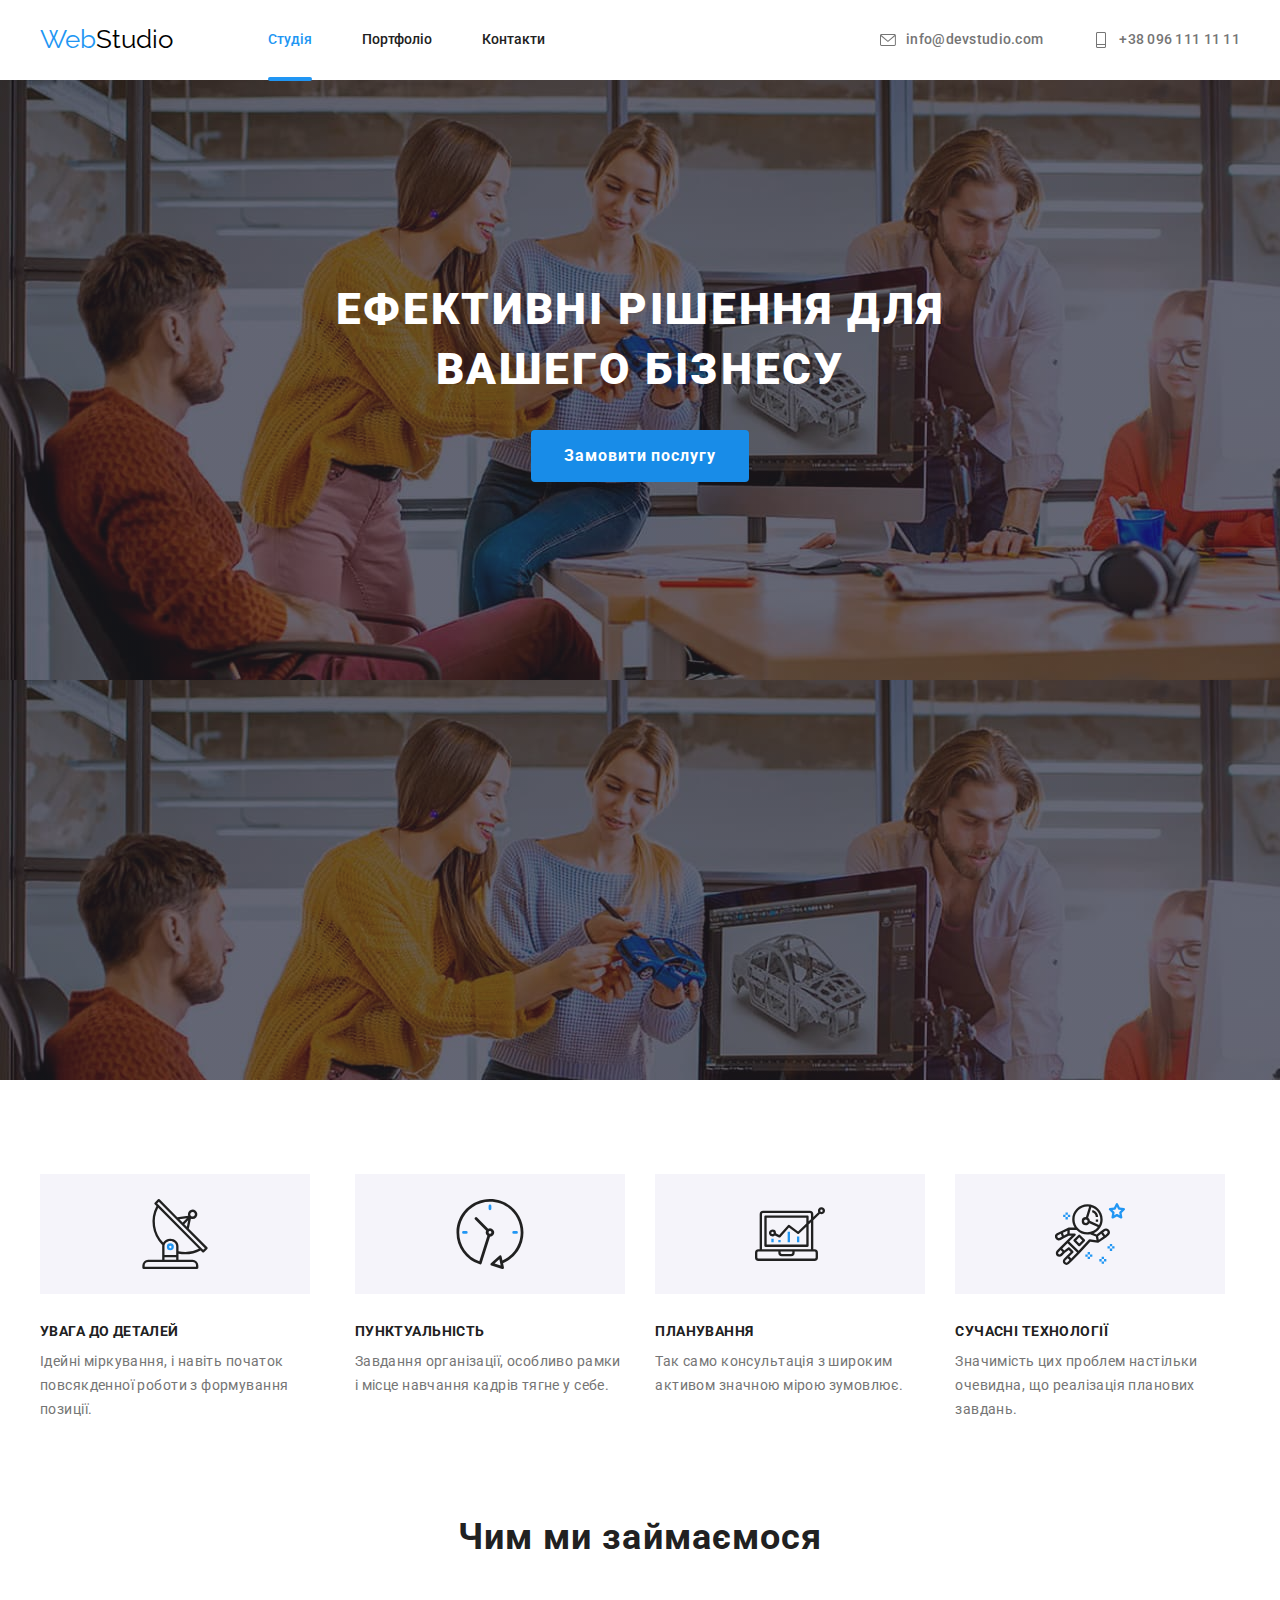
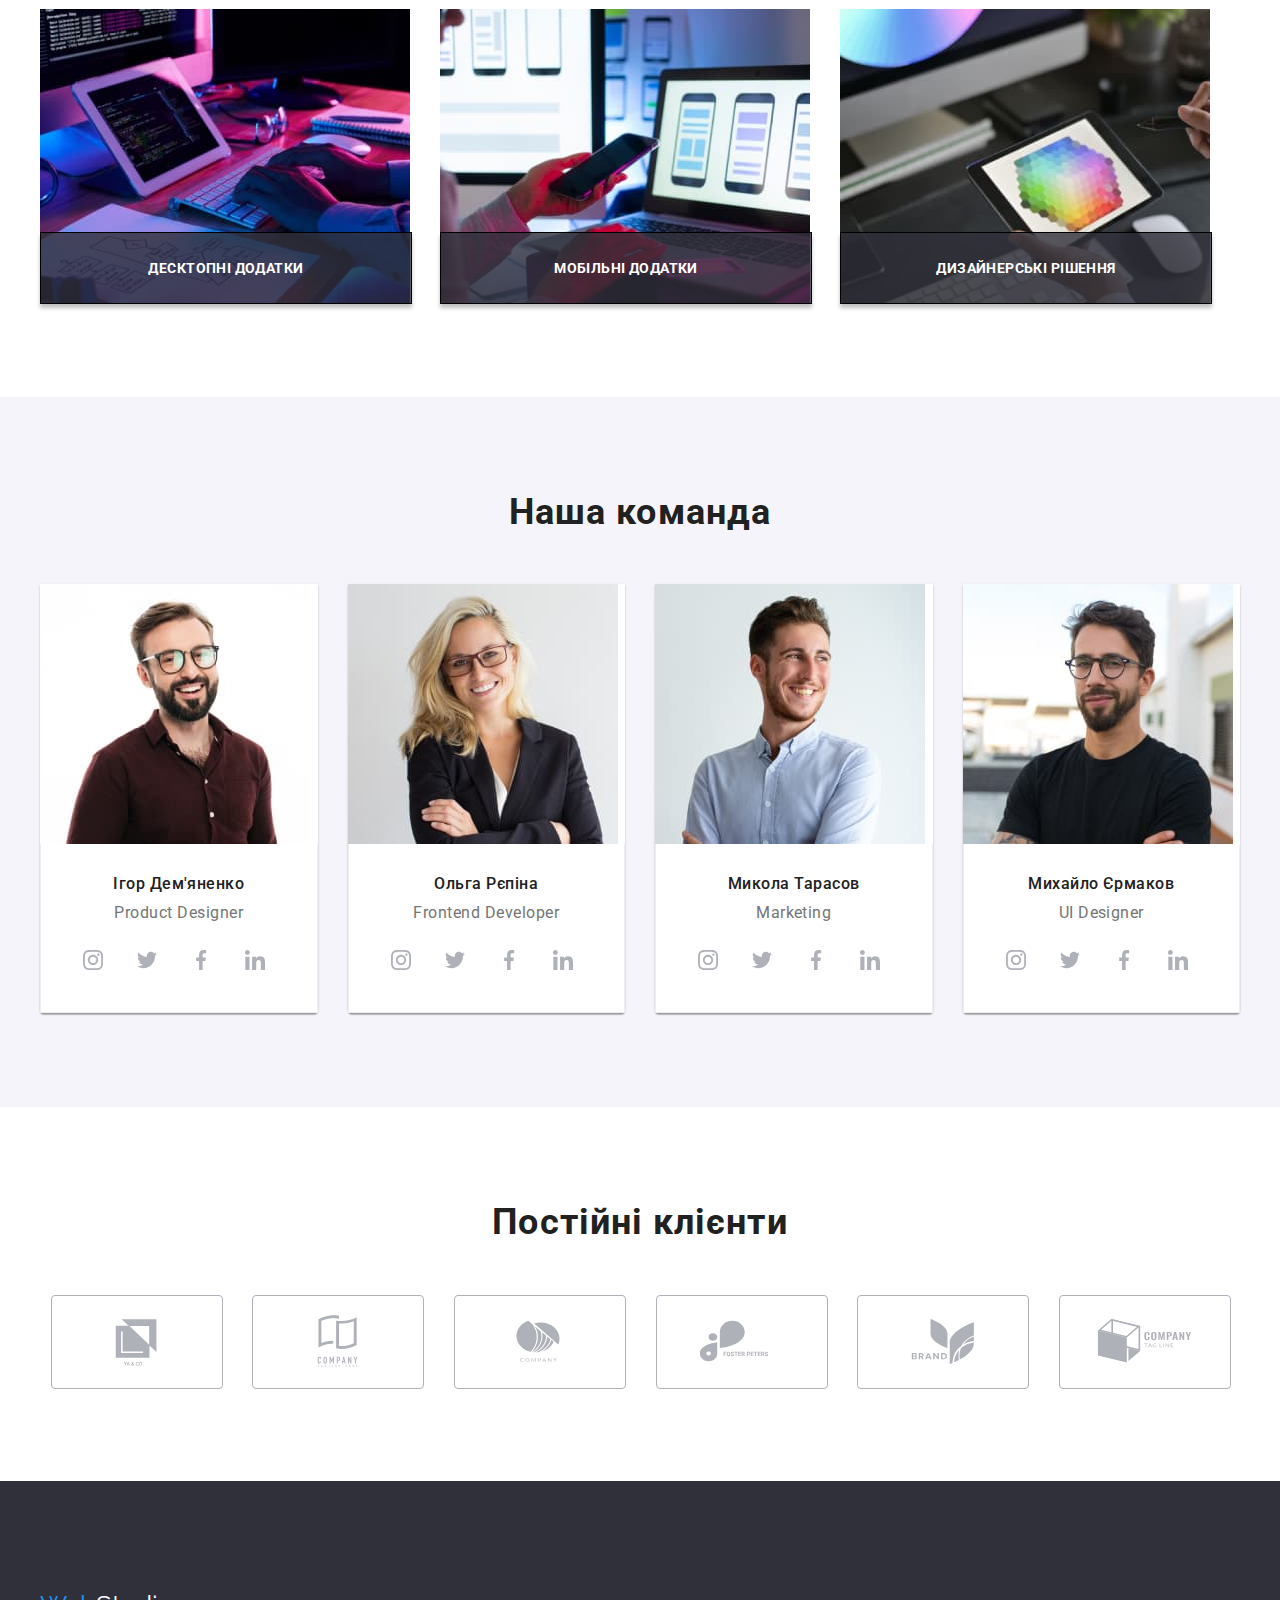
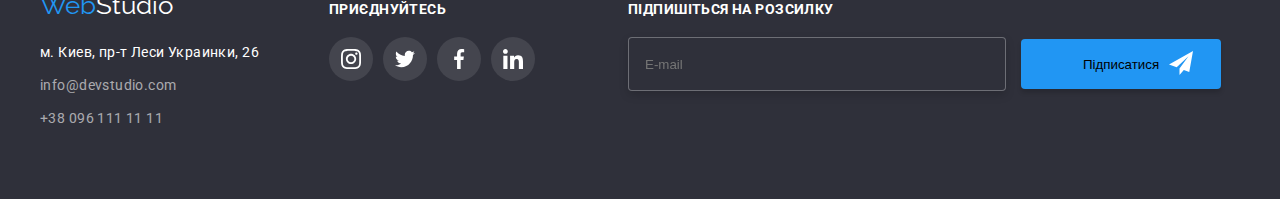
<file: index.html>
<!DOCTYPE html>
<html lang="uk">
<head>
    <meta charset="UTF-8">
    <meta http-equiv="X-UA-Compatible" content="IE=edge">
    <meta name="viewport" content="width=device-width, initial-scale=1.0">
    <title>WebStudio</title>
    <link rel="preconnect" href="https://fonts.googleapis.com">
    <link rel="preconnect" href="https://fonts.gstatic.com" crossorigin>
    <link href="https://fonts.googleapis.com/css2?family=Raleway:wght@700&family=Roboto:wght@400;500;700;900&display=swap" rel="stylesheet">
    <link rel="stylesheet" href="https://cdnjs.cloudflare.com/ajax/libs/modern-normalize/1.1.0/modern-normalize.min.css" integrity="sha512-wpPYUAdjBVSE4KJnH1VR1HeZfpl1ub8YT/NKx4PuQ5NmX2tKuGu6U/JRp5y+Y8XG2tV+wKQpNHVUX03MfMFn9Q==" crossorigin="anonymous" referrerpolicy="no-referrer" />
    <link rel="stylesheet" href="./сss/styles.css">
</head>
<body >
<!--Project-->
<header class="header">
    <div class="container">
        <nav class="conteiner main-nav">
            <a href="./index.html" class="logo">Web<span class="heder-logo">Studio</span></a> 
            <ul class="site-nav list">
                <li class="item"><a href="./index.html" class="link current">Студія</a></li>
                <li class="item"><a href="portfolio.html" class="link">Портфоліо</a></li>
                <li class="item"><a href="" class="link">Контакти</a></li>
            </ul>       
<!--Contacts-->
            <ul class="contact list">
                <li class="item">
                    <a href="mailto:info@devstudio.com" class="contact mail">
                    <svg class="contact-icon">
                        <use href="./imeges/symbol-1.svg#icon-envelope"></use>
                    </svg>info@devstudio.com</a>
                </li>
                <li class="item"><a href="tel:+380961111111" class="contact tel">
                    <svg class="contact-icon">
                        <use href="./imeges/symbol-1.svg#icon-vector"></use>
                    </svg>+38 096 111 11 11</a>
                </li>
            </ul>
        </nav> 
    </div>
</header>
<main>
    <!--Фундамент-->
    <section class="foundation">
        <div class="container">
            <h1 class="foundation-title">ЕФЕКТИВНI РIШЕННЯ ДЛЯ ВАШЕГО БIЗНЕСУ</h1> 
            <button data-modal-open type="button" class="button-primary">Замовити послугу</button>
        </div>
    </section>
<!--Особлывости-->
    <section class="section no-padding">
    <div class="container">
        <h2 class="visually-hidden">Особливости</h2>
        <ul class="feature list">
            <li class="list-item icon-antenna">
                <h3 class="feature-title">УВАГА ДО ДЕТАЛЕЙ</h3>
                <p class="feature-text">Ідейні міркування, і навіть початок повсякденної роботи з формування позиції.
                </p>
            </li>
            <li class="list-item icon-clock">
                <h3 class="feature-title">ПУНКТУАЛЬНІСТЬ</h3>
                    <p class="feature-text">Завдання організації, особливо рамки і місце навчання кадрів тягне у себе.</p>
            </li>
            <li class="list-item icon-diagram">
                <h3 class="feature-title">ПЛАНУВАННЯ</h3>
                    <p class="feature-text">Так само консультація з широким активом значною мірою зумовлює.</p>
            </li>
            <li class="list-item icon-astronaut">
                <h3 class="feature-title">СУЧАСНІ ТЕХНОЛОГІЇ</h3>
        <p class="feature-text">Значимість цих проблем настільки очевидна, що реалізація планових завдань.</p>
            </li>
        </ul>
    </div>
    </section>
<!--Чим ми займаємося-->
    <section class="section ">
        <div class="container">
            <h2 class="section-title">Чим ми займаємося</h2>
                <ul class="ocupation list">
                    <li class="box1"><img src="./imeges/img1-1.jpg" alt="Компьютер" 
                        width="370"
                        height="294">
                        <div class="product-actions">
                            <p class="box-text">Десктопні додатки</p>
                        </div>
                    </li>
                    <li>
                        <img src="./imeges/img1-2.jpg" alt="приложение в телефоне"
                        width="370"
                        height ="294">
                        <div class="product-actions">
                            <p class="box-text">Мобільні додатки</p>
                        </div>
                    </li> 
                    <li>
                        <img src="./imeges/img1-3.jpg" alt="цветовые ефекти" 
                        width="370" 
                        height="294">
                        <div class="product-actions">
                            <p class="box-text">Дизайнерські рішення</p>
                        </div>
                    </li>
                </ul>
                </div>
    </section>
<!--tima-->
<div>
    <section class="section team">
        <div class="container">
                <h2 class="section-title">Наша команда</h2>
                <ul class="team list">
                    <li class="item">
                        <img class="tima-foto" src="./imeges/img2-1.jpg" alt="фото хлопця с бородою який посмiхаетсья"
                        width="270">
                        <div class="team-heading">
                            <h3 class="team-title">Ігор Дем'яненко</h3>
                            <p class="team-text">Product Designer</p>
                            <ul class="icon-list">
                                <li class="team-options"> 
                                    <a href="#" class="team-link">
                                        <svg class="team-icon">
                                            <use href="./imeges/symbol-1.svg#icon-instagram"></use>
                                        </svg>
                                    </a>
                                </li>
                                <li class="team-options">
                                    <a href="#" class="team-link">
                                        <svg class="team-icon">
                                            <use href="./imeges/symbol-1.svg#icon-twitter"></use>
                                        </svg>
                                    </a>
                                </li>
                                <li class="team-options">
                                    <a href="#" class="team-link">
                                        <svg class="team-icon">
                                            <use href="./imeges/symbol-1.svg#icon-facebook"></use>
                                        </svg>
                                    </a>
                                </li>
                                <li class="team-options">
                                    <a href="#" class="team-link">
                                        <svg class="team-icon">
                                            <use href="./imeges/symbol-1.svg#icon-linkedin"></use>
                                        </svg>
                                    </a>
                                </li>
                            </ul>
                        </div>
                    </li>

                    <li class="item">
                        <img class="tima-foto" src="./imeges/img2-2.jpg" alt="фото блондынки в окулярах яка посмiхаеться "
                            width="270">
                        <div class="team-heading">
                            <h3 class="team-title">Ольга Рєпіна</h3>
                            <p class="team-text">Frontend Developer</p>
                            <ul class="icon-list">
                                <li class="team-options"> 
                                    <a href="#" class="team-link">
                                        <svg class="team-icon">
                                            <use href="./imeges/symbol-1.svg#icon-instagram"></use>
                                        </svg>
                                    </a>
                                </li>
                                <li class="team-options">
                                    <a href="#" class="team-link">
                                        <svg class="team-icon">
                                            <use href="./imeges/symbol-1.svg#icon-twitter"></use>
                                        </svg>
                                    </a>
                                </li>
                                <li class="team-options">
                                    <a href="#" class="team-link">
                                        <svg class="team-icon">
                                            <use href="./imeges/symbol-1.svg#icon-facebook"></use>
                                        </svg>
                                    </a>
                                </li>
                                <li class="team-options">
                                    <a href="#" class="team-link">
                                        <svg class="team-icon">
                                            <use href="./imeges/symbol-1.svg#icon-linkedin"></use>
                                        </svg>
                                    </a>
                                </li>
                            </ul>
                        </div>
                    </li>

                    <li class="item">
                        <img class="tima-foto" src="./imeges/img2-3.jpg" alt="фото молодого хлопця в бiлiй сорочцi"
                    width="270">
                        <div class="team-heading">
                            <h3 class="team-title">Микола Тарасов</h3>
                            <p class="team-text">Marketing</p>
                            <ul class="icon-list">
                                <li class="team-options"> 
                                    <a href="#" class="team-link">
                                        <svg class="team-icon">
                                            <use href="./imeges/symbol-1.svg#icon-instagram"></use>
                                        </svg>
                                    </a>
                                </li>
                                <li class="team-options">
                                    <a href="#" class="team-link">
                                        <svg class="team-icon" >
                                            <use href="./imeges/symbol-1.svg#icon-twitter"></use>
                                        </svg>
                                    </a>
                                </li>
                                <li class="team-options">
                                    <a href="#" class="team-link">
                                        <svg class="team-icon" >
                                            <use href="./imeges/symbol-1.svg#icon-facebook"></use>
                                        </svg>
                                    </a>
                                </li>
                                <li class="team-options">
                                    <a href="#" class="team-link">
                                        <svg class="team-icon">
                                            <use href="./imeges/symbol-1.svg#icon-linkedin"></use>
                                        </svg>
                                    </a>
                                </li>
                            </ul>
                        </div>
                    </li>

                    <li class="item">
                        <img class="tima-foto"  src="./imeges/img2-4.jpg" alt="фото чорно волосого хлопця в окулярах"
                    width="270">
                        <div class="team-heading">
                            <h3 class="team-title">Михайло Єрмаков</h3>
                            <p class="team-text">UI Designer</p>
                            <ul class="icon-list">
                                <li class="team-options"> 
                                    <a href="#" class="team-link">
                                        <svg class="team-icon">
                                            <use href="./imeges/symbol-1.svg#icon-instagram"></use>
                                        </svg>
                                    </a>
                                </li>
                                <li class="team-options">
                                    <a href="#" class="team-link">
                                        <svg class="team-icon">
                                            <use href="./imeges/symbol-1.svg#icon-twitter"></use>
                                        </svg>
                                    </a>
                                </li>
                                <li class="team-options">
                                    <a href="#" class="team-link">
                                        <svg class="team-icon">
                                            <use href="./imeges/symbol-1.svg#icon-facebook"></use>
                                        </svg>
                                    </a>
                                </li>
                                <li class="team-options">
                                    <a href="#" class="team-link">
                                        <svg class="team-icon">
                                            <use href="./imeges/symbol-1.svg#icon-linkedin"></use>
                                        </svg>
                                    </a>
                                </li>
                            </ul>
                        </div>
                    </li>
                </ul>
        </div>
    </section>
</div>
    <section class="section">
        <div class="container">
            <h2 class="section-title">Постійні клієнти</h2>
            <ul class="icon-list">
                <li class="clients-options">
                    <a href="#" class="clients-link">
                        <svg class="clients-icon">
                            <use href="./imeges/symbol-1.svg#icon-Logo1"></use>
                        </svg>
                    </a>
                </li>
                <li class="clients-options">
                    <a href="#" class="clients-link">
                        <svg class="clients-icon">
                            <use href="./imeges/symbol-1.svg#icon-Logo2"></use>
                        </svg>
                    </a>
                </li>
                <li class="clients-options">
                    <a href="#" class="clients-link">
                        <svg class="clients-icon">
                            <use href="./imeges/symbol-1.svg#icon-Logo3"></use>
                        </svg>
                    </a>
                </li>
                <li class="clients-options">
                    <a href="#" class="clients-link">
                        <svg class="clients-icon">
                            <use href="./imeges/symbol-1.svg#icon-Logo4"></use>
                        </svg>
                    </a>
                </li>
                <li class="clients-options">
                    <a href="#" class="clients-link">
                        <svg class="clients-icon">
                            <use href="./imeges/symbol-1.svg#icon-Logo5"></use>
                        </svg>
                    </a>
                </li>
                <li class="clients-options">
                    <a href="#" class="clients-link">
                        <svg class="clients-icon">
                            <use href="./imeges/symbol-1.svg#icon-Logo6"></use>
                        </svg>
                    </a>
                </li>
            </ul>
        </div>
    </section>
</main>
<!--footer-->
    <footer class="footer">
        <div class="container">
            <div class="footer-balance">
                <a href="./index.html" class="logo">Web<span class="footer-logo">Studio</span></a>
            <address>
                <ul class=" footer-list">
                    <li class="item"><a href="https://goo.gl/maps/CPtrU1FHBa2aNyZL9" target="_blank" rel="noopener noreferrer nofollow" class="footer-adress">м. Киев, пр-т Леси Украинки, 26</a></li>
                    <li class="item"><a href="mailto:info@devstudio.com" class="footer-contact">info@devstudio.com</a></li>
                    <li class="item"><a href="tel:+380961111111" class="footer-contact">+38 096 111 11 11</a></li>
                </ul>
            </address>
            </div>
            <div class="footer-seti">
                <h2 class="footer-title">приєднуйтесь</h2>
                <ul class="icon-list">
                    <li class="footer-options"> 
                        <a href="#" class="footer-link">
                            <svg class="footer-icon">
                                <use href="./imeges/symbol-1.svg#icon-instagram"></use>
                            </svg>
                        </a>
                    </li>
                    <li class="footer-options">
                        <a href="#" class="footer-link">
                            <svg class="footer-icon">
                                <use href="./imeges/symbol-1.svg#icon-twitter"></use>
                            </svg>
                        </a>
                    </li>
                    <li class="footer-options">
                        <a href="#" class="footer-link">
                            <svg class="footer-icon">
                                <use href="./imeges/symbol-1.svg#icon-facebook"></use>
                            </svg>
                        </a>
                    </li>
                    <li class="footer-options">
                        <a href="#" class="footer-link">
                            <svg class="footer-icon">
                                <use href="./imeges/symbol-1.svg#icon-linkedin"></use>
                            </svg>
                        </a>
                    </li>
                </ul>
            </div>
            <div class="foot-form-field">
                <p class="footer form-title">Підпишіться на розсилку</p>
                <form class="footer-form">
                        <input
                            class="foot-form-input"
                            type="email"
                            name="email" 
                            id="foot-mail"
                            aria-label="Email"
                            placeholder="E-mail"
                            required
                            >
                    <button type="button" class="foot-btn">Підписатися
                        <svg class="icon-foot " width="24" height="24">
                            <use href="./imeges/foorm 1.svg#icon-teleg"></use>
                        </svg>
                    </button>
                </form>
                </div>
        </div>
    </footer> 
    <div class="backdrop is-hidden" data-modal>
        <div class="modal">
            <button class="modal-btd" data-modal-close>
                <svg class="icon-close"width="18" height="18" >
                    <use href="./imeges/close.svg#icon-close-black"></use>
                </svg>
            </button>
                <h2 class="modal-title">Залиште свої дані, ми вам передзвонимо</h2>
            <form class="form" autocomplete="off">
                    
                    <div class="form-field">
                        <label for="name" class="form-label">Ім'я</label>
                        
                            <input
                            class="form-input"
                            type="text"
                            name="user-name" 
                            id="name"  
                            autofocus>
                            <svg class="icon-form" width="18" height="18">
                                <use href="./imeges/foorm 1.svg#icon-contact"></use>
                            </svg> 
                        
                    </div>
                    
                    <div class="form-field">
                        <label for="tel" class="form-label">Телефон</label>
                            <input 
                            class="form-input"
                            type="tel" 
                            name="tel" 
                            id="tel"
                            required>
                        
                            <svg class="icon-form" width="18" height="18">
                                <use href="./imeges/foorm 1.svg#icon-telefon"></use>
                            </svg>
                    </div>

                    <div class="form-field">
                        <label for="mail" class="form-label">Пошта</label>
                            <input
                            class="form-input"
                            type="email" 
                            name="email" 
                            id="mail">

                            <svg class="icon-form" width="18" height="18">
                                <use href="./imeges/foorm 1.svg#icon-mail"></use>
                            </svg>
                    </div>
                    
                    <div class="form-field" >
                        <label for="coment" class="form-label">Коментар</label>
                        <textarea
                        class="comment" 
                        name="coment" 
                        id="coment"  
                        rows="6" 
                        placeholder="Введіть текст"
                        ></textarea>
                    </div>
                    

                    <div role="group" class="topic-options">
                        
                        <label  class="topic-text">
                            <input 
                            class="checkbox"
                            type="checkbox"
                            name="topic" 
                            value="treaty" 
                            id="treaty"
                            />
                            <svg class="checkbox-icon" width="16" height="15">
                                <use href="./imeges/foorm 1.svg#icon-like"></use>
                            </svg>
                            Погоджуюся з розсилкою та приймаю 
                            <span class="topic-text condition"> Умови договору</span>
                        </label>
                    </div>

                    <button type="submit" class="btn-form">Відправити</button>
            </form>
        </div>
    </div>
    <script src="./js/modal.js"></script> 
</body>
</html>
</file>
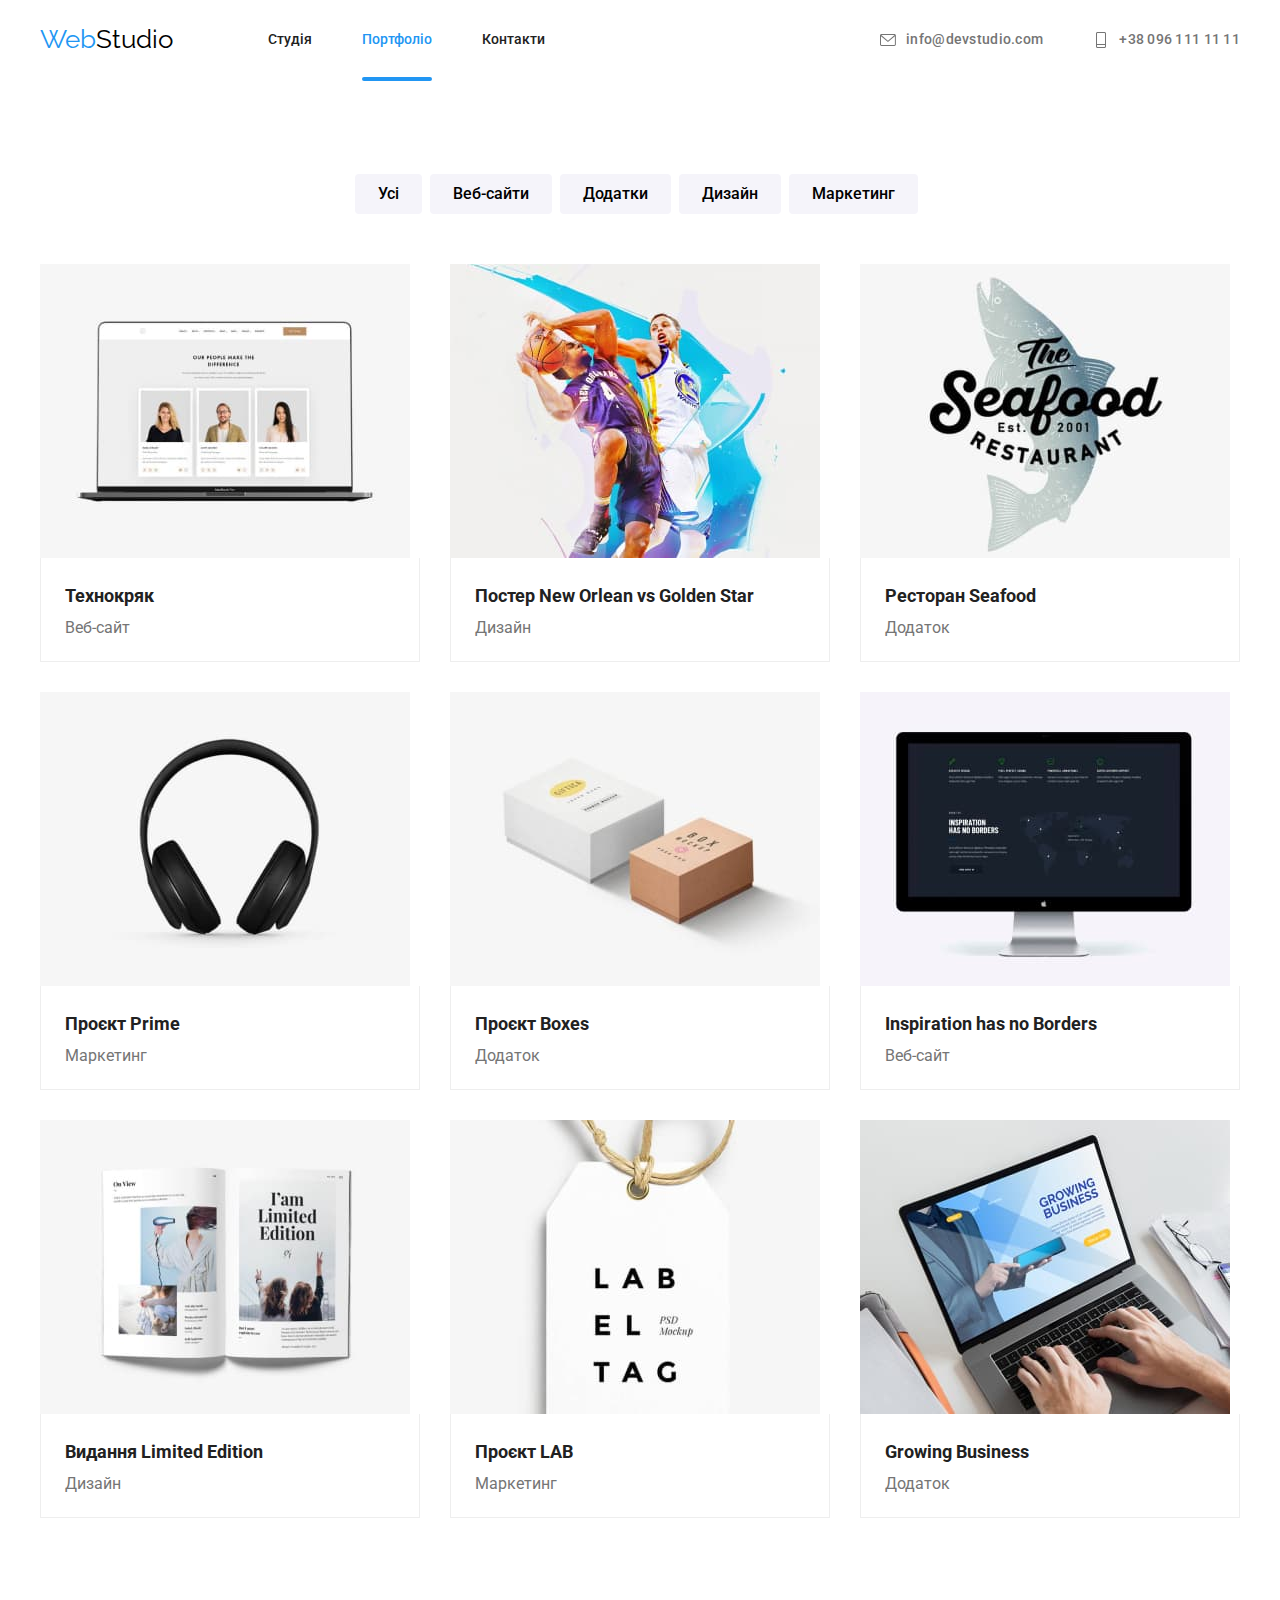
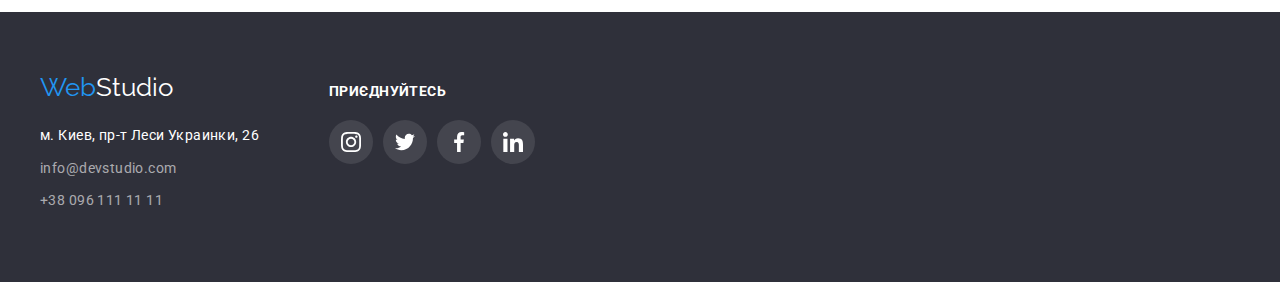
<file: portfolio.html>
<!DOCTYPE html>
<html lang="uk">
<head>
    <meta charset="UTF-8">
    <meta http-equiv="X-UA-Compatible" content="IE=edge">
    <meta name="viewport" content="width=device-width, initial-scale=1.0">
    <title>WebStudio</title>
    <link rel="preconnect" href="https://fonts.googleapis.com">
    <link rel="preconnect" href="https://fonts.gstatic.com" crossorigin>
    <link href="https://fonts.googleapis.com/css2?family=Raleway:wght@700&family=Roboto:wght@400;500;700;900&display=swap" rel="stylesheet">
    <link rel="stylesheet" href="https://cdnjs.cloudflare.com/ajax/libs/modern-normalize/1.1.0/modern-normalize.min.css" integrity="sha512-wpPYUAdjBVSE4KJnH1VR1HeZfpl1ub8YT/NKx4PuQ5NmX2tKuGu6U/JRp5y+Y8XG2tV+wKQpNHVUX03MfMFn9Q==" crossorigin="anonymous" referrerpolicy="no-referrer">
    <link rel="stylesheet" href="./сss/styles.css">
</head>
<body>
    <!--Project-->
<header class="header">
    <div class="container">
        <nav class="conteiner main-nav">
            <a href="./index.html" class="logo">Web<span class="heder-logo">Studio</span></a> 
            <ul class="site-nav list">
                <li class="item"><a href="./index.html" class="link">Студія</a></li>
                <li class="item"><a href="portfolio.html" class="link current">Портфоліо</a></li>
                <li class="item"><a href="" class="link">Контакти</a></li>
            </ul>       
<!--Contacts-->
            <ul class="contact list">
                <li class="item">
                    <a href="mailto:info@devstudio.com" class="contact mail">
                    <svg class="contact-icon">
                        <use href="./imeges/symbol-1.svg#icon-envelope"></use>
                    </svg>info@devstudio.com</a>
                </li>
                <li class="item"><a href="tel:+380961111111" class="contact tel">
                    <svg class="contact-icon">
                        <use href="./imeges/symbol-1.svg#icon-vector"></use>
                    </svg>+38 096 111 11 11</a>
                </li>
            </ul>
        </nav> 
        </header>
</div>
<!--Cnopka-->
<main>

<section class="section no-padding">
    <h1 class="visually-hidden">Портфоліо</h1>
    <div class="container">
        <ul class="cry list">
            <li class="item"><button type="button" class="button secondori links">Усі</button></li>
            <li class="item"><button type="button" class="button secondori links">Веб-сайти</button></li>
            <li class="item"><button type="button" class="button secondori links">Додатки</button></li>
            <li class="item"><button type="button" class="button secondori links">Дизайн</button></li>
            <li class="item"><button type="button" class="button secondori links">Маркетинг</button><li>
        </ul>

<!--Portfolio-->
    <ul class="portfolio-foto list">
            <li class="item-portfolio">
                <a  class="animation" href="">
                    <div class="animation-card">
                        <img src="./imeges/portfolio/portfol1.jpg" alt="компьютер з фотографиями людей"
                        width="370">
                        <p class="text-animation">Ресурс пропонує комплексні пропозиції з різним рівнем функціоналу та сервісів. Все це дозволить відвідувачу отримати вичерпні відомості про компанію чи приватну особу.</p>
                    </div>
                
                    <div class="card-heading">
                        <h2 class="title">Технокряк</h2>
                        <p>Веб-сайт</p>
                    </div>
                </a>
            </li>

            <li class="item-portfolio"> 
                <a class="animation" href="" >
                    <div class="animation-card">
                        <img src="./imeges/portfolio/portfol2.jpg" alt="два баскетболiста"
                        width="370">
                        <p class="text-animation">Ресурс пропонує комплексні пропозиції з різним рівнем функціоналу та сервісів. Все це дозволить відвідувачу отримати вичерпні відомості про компанію чи приватну особу.</p>
                    </div>
                
                    <div class="card-heading">
                        <h2 class="title">Постер New Orlean vs Golden Star</h2>
                        <p>Дизайн</p>
                    </div>
                </a>
            </li>
            <li class="item-portfolio">
                <a  class="animation" href="">
                    <div class="animation-card">
                        <img src="./imeges/portfolio/portfol3.jpg" alt="логотип з зображенням риби Ресторан Seafood"
                        width="370">
                        <p class="text-animation">Ресурс пропонує комплексні пропозиції з різним рівнем функціоналу та сервісів. Все це дозволить відвідувачу отримати вичерпні відомості про компанію чи приватну особу.</p>
                    </div>
                
                    <div class="card-heading">
                        <h2 class="title">Ресторан Seafood</h2>
                        <p>Додаток</p>
                    </div>  
                </a> 
            </li>
            <li class="item-portfolio">
                <a  class="animation" href="">
                    <div class="animation-card">
                        <img src="./imeges/portfolio/portfol4.jpg" alt="навушники чорного кольору"
                        width="370">
                        <p class="text-animation">Ресурс пропонує комплексні пропозиції з різним рівнем функціоналу та сервісів. Все це дозволить відвідувачу отримати вичерпні відомості про компанію чи приватну особу.</p>
                    </div>
                
                    <div class="card-heading">
                        <h2 class="title">Проєкт Prime</h2>
                        <p>Маркетинг</p>
                    </div>
                </a>
            </li> 
            <li class="item-portfolio"> 
                <a  class="animation" href="">
                    <div class="animation-card">
                        <img src="./imeges/portfolio/portfol5.jpg" alt=" двi циглини одна бiла друга коричнева"
                        width="370">
                        <p class="text-animation">Ресурс пропонує комплексні пропозиції з різним рівнем функціоналу та сервісів. Все це дозволить відвідувачу отримати вичерпні відомості про компанію чи приватну особу.</p>
                    </div>
                
                    <div class="card-heading">
                        <h2 class="title">Проєкт Boxes</h2>
                        <p>Додаток</p>
                    </div>
                </a>
            </li>
            <li class="item-portfolio"> 
                <a  class="animation" href="">
                    <div class="animation-card">
                        <img src="./imeges/portfolio/portfol6.jpg" alt="монiтор экрану"
                        width="370">
                        <p class="text-animation">Ресурс пропонує комплексні пропозиції з різним рівнем функціоналу та сервісів. Все це дозволить відвідувачу отримати вичерпні відомості про компанію чи приватну особу.</p>
                    </div>
                
                    <div class="card-heading">
                        <h2 class="title">Inspiration has no Borders</h2>
                        <p>Веб-сайт</p>
                    </div>
                </a>
            </li>
            <li class="item-portfolio">
                <a  class="animation" href="">
                    <div class="animation-card">
                        <img src="./imeges/portfolio/portfol7.jpg" alt="розгорнута книга"
                        width="370">
                        <p class="text-animation">Ресурс пропонує комплексні пропозиції з різним рівнем функціоналу та сервісів. Все це дозволить відвідувачу отримати вичерпні відомості про компанію чи приватну особу.</p>
                    </div>
                
                    <div class="card-heading">
                        <h2 class="title">Видання Limited Edition</h2>
                        <p>Дизайн</p>
                    </div>
                </a>
            </li>
            <li class="item-portfolio"> 
                <a  class="animation" href="">
                    <div class="animation-card">
                        <img src="./imeges/portfolio/portfol8.jpg" alt="таблиця з лiтерами"
                        width="370">
                        <p class="text-animation">Ресурс пропонує комплексні пропозиції з різним рівнем функціоналу та сервісів. Все це дозволить відвідувачу отримати вичерпні відомості про компанію чи приватну особу.</p>
                    </div>
                
                    <div class="card-heading">
                        <h2 class="title">Проєкт LAB</h2>
                        <p>Маркетинг</p>
                    </div>
                </a>
            </li>
            <li class="item-portfolio"> 
                <a  class="animation" href="">
                    <div class="animation-card">
                        <img src="./imeges/portfolio/portfol9.jpg" alt="руки людини яка працюе за компьютером"
                        width="370">
                        <p class="text-animation">Ресурс пропонує комплексні пропозиції з різним рівнем функціоналу та сервісів. Все це дозволить відвідувачу отримати вичерпні відомості про компанію чи приватну особу.</p>
                    </div>
                
                    <div class="card-heading">
                        <h2 class="title">Growing Business</h2>
                        <p>Додаток</p>
                    </div>
                </a>
            </li>
        </ul>
    </div>
</section>
</main>
        <!--footer-->
    <footer class="footer">
        <div class="container">
            <div class="footer-balance">
                <a href="./index.html" class="logo">Web<span class="footer-logo">Studio</span></a>
            <address>
                <ul class=" footer-list">
                    <li class="item"><a href="https://goo.gl/maps/CPtrU1FHBa2aNyZL9" target="_blank" rel="noopener noreferrer nofollow" class="footer-adress">м. Киев, пр-т Леси Украинки, 26</a></li>
                    <li class="item"><a href="mailto:info@devstudio.com" class="footer-contact">info@devstudio.com</a></li>
                    <li class="item"><a href="tel:+380961111111" class="footer-contact">+38 096 111 11 11</a></li>
                </ul>
            </address>
            </div>
            <div class="footer-seti">
                <h2 class="footer-title">приєднуйтесь</h2>
                <ul class="icon-list">
                    <li class="footer-options"> 
                        <a href="#" class="footer-link">
                            <svg class="footer-icon">
                                <use href="./imeges/symbol-1.svg#icon-instagram"></use>
                            </svg>
                        </a>
                    </li>
                    <li class="footer-options">
                        <a href="#" class="footer-link">
                            <svg class="footer-icon">
                                <use href="./imeges/symbol-1.svg#icon-twitter"></use>
                            </svg>
                        </a>
                    </li>
                    <li class="footer-options">
                        <a href="#" class="footer-link">
                            <svg class="footer-icon">
                                <use href="./imeges/symbol-1.svg#icon-facebook"></use>
                            </svg>
                        </a>
                    </li>
                    <li class="footer-options">
                        <a href="#" class="footer-link">
                            <svg class="footer-icon">
                                <use href="./imeges/symbol-1.svg#icon-linkedin"></use>
                            </svg>
                        </a>
                    </li>
                </ul>
            </div>
        </div>
    </footer> 
</body>
</html>
</file>
<file: сss/styles.css>
/*цвет основного текста #212121 */
/*цвет вторичного текста #757575 */
/*акцент #2196F3 */
/*цвет основного фона #FFFFFF */
/* вторичный цвет фона F5F4FA */

:root {
    --primary-text-color:#212121;
    --tittle-text-color:#212121;
    --accent-color:#2196F3;
    --poragraf-color:#757575;
}

h1,
h2,
h3,
h4,
h5,
a {
    margin:0;
    padding:0;
}
ul {
    margin: 0;
    padding: 0;
}

body {
    background:#FFFFFF;
    color: #212121;
    font-family: 'Roboto', sans-serif;
    font-style: normal;
    font-size: 14px;
    line-height:1.7;
    text-decoration:none;
    margin: 0;
}

img {
    display: block;
    max-width: 100%;
    height: auto;
}

/*logo*/
.logo {
    font-family: 'Raleway';
    color: #2196F3;
    font-family:Raleway,sans-serif;
    font-size: 26px;
    line-height: 1.2;
    text-decoration:none;
}
.heder-logo{
    font-family: 'Raleway';
    color: #000000;
}

.list {
    padding: 0;
    margin: 0;
    list-style:none;
}
/* main-nav */
.main-nav{
    display: flex;
    align-items: center;
}
/*site-nav*/
.site-nav {
    font-family: 'roboto';
    display: flex;
    margin-left: 95px; ;
    
    
}
.site-nav .item:not(:last-child){
    margin-right: 50px;
}
.site-nav .link {
    position: relative;

    display: block;
    padding-top: 32px;
    padding-bottom: 32px;

    color: #212121;
    font-weight: 500;
    font-size: 14px;
    line-height: 1.14;
    text-decoration: none;

    transition-property: color;
    transition-duration: 250ms;
    transition-timing-function: cubic-bezier(0.4, 0, 0.2, 1);
}
.link::after{
    content: "";
    position: absolute;
    left: 0;
    bottom: -1px;

    display: block;
    width: 100%;
    height: 4px;
    background-color: #188CE8;

    opacity: 0;
    border-radius: 2px;
}

.site-nav .link:hover,
.site-nav .link:focus { 
    color: #2196F3; 
    border-radius: 4px;
    text-decoration: none;
}

.site-nav .link.current {
    color:#2196F3;
}
.site-nav .current::after{
    opacity: 1;
    background: #2196F3;
}
    
/*contact*/
.contact {
    font-family: 'roboto';
    display: flex;
    margin-left: auto;

    transition-property: color;
    transition-duration: 250ms;
    transition-timing-function: cubic-bezier(0.4, 0, 0.2, 1);
}
.contact-icon {
    width: 16px;
    height: 16px;
    margin-right: 10px;
    
    fill: currentColor;
}
.contact .tel {
    transition-property: color;
    transition-duration: 250ms;
    transition-timing-function: cubic-bezier(0.4, 0, 0.2, 1);
}
.contact .mail{

    transition-property: color;
    transition-duration: 250ms;
    transition-timing-function: cubic-bezier(0.4, 0, 0.2, 1);
}

.contact .item:not(:last-child){
    margin-right: 50px;
}
.contact {
    color: #757575 ;
    font-weight: 500;
    font-size: 14px;
    line-height: 1.14;
    letter-spacing: 0.02em;
}
.contact :hover,
.contact :focus {
    color: #2196F3;
}
.contact .mail:hover ,
.contact .mail:focus  {
    fill: currentColor;
}

/*fondament*/
.foundation { 
    
    font-family: 'roboto';
    font-style: normal;
    padding-top: 200px;
    padding-bottom: 200px;
    background-color: #757575;
    background-image: linear-gradient(rgba(47, 48, 58, 0.4),rgba(47, 48, 58, 0.4)),url(../imeges/img.jpg);
    max-width: 1600px;
    height: 600px;
    margin: 0 auto;
    text-align: center;
}
.foundation-title{
    display: block;
    width: 696px;
    margin: 0 auto;
    margin-top: 0;
    margin-bottom:30px;
}
.foundation-title{
    color:#FFFFFF ; 
    
    font-family: 'roboto';
    font-style: normal;
    font-weight: 900;
    font-size: 44px;
    line-height: 1.36;
    text-align: center;
    letter-spacing: 0.06em;
    text-transform: uppercase;
}

/*section featur*/
.feature.item {
    list-style: var(--point);
    flex-basis: calc((100% - 90px) / 4);
}
.feature {
    display: flex;
    gap: 30px;
}
.feature .list .item{
    width:270px;
    height: 74px;
}
.list-item::before {
    display:block ;
    content: "";
    width: 270px;
    height: 120px;
    background-size: 70px 70px;
    background-repeat: no-repeat;
    background-position: center;
    background-color: #F5F4FA;
    margin-bottom: 30px;
    
}
.icon-antenna::before{
    background-image: url(../imeges/antenna.svg);
}
.icon-clock::before{
    background-image: url(../imeges/clock.svg);
}
.icon-diagram::before{
    background-image: url(../imeges/diagram.svg) ;
}
.icon-astronaut::before{
    background-image: url(../imeges/astronaut.svg);
}

.section-title {
    padding-top: 0;
    color: #212121 ;
    margin-bottom: 50px;

    font-weight: 700;
    font-size: 36px;
    line-height: 1.2;
    text-align: center;
    text-decoration:none;
    letter-spacing: 0.03em;
}
.feature-title {
    margin-bottom: 10px;
    Font-weight: 700;
    font-size: 14px;
    line-height: 1.14;
    letter-spacing: 0.03em;
}
.feature-text{
    font-weight: 400;
    font-size: 14px;
    line-height: 1.71;
    letter-spacing: 0.03em;
}
.feature .list .title {
    color: #000000;
    font-weight: 700;
    font-size: 14px;
    line-height: 1.14;
    
}

.feature .list .link{
    color:#2196F3 ;
}

/* Занятие */
.ocupation {
    position: relative;
    display: flex;
    gap: 30px;
}

.product-actions{
    position: absolute;

    top: 76%;
    width: 370px;
    height: 70px;
    background: rgba(47, 48, 58, 0.8);
    border: 1px solid #000000;
    box-shadow: 0px 4px 4px rgba(0, 0, 0, 0.25);
    
    display: flex;
    align-items: center;
    justify-content:center;

}
.box-text{
    font-weight: 700;
    font-size: 14px;
    line-height: 1.1;
    letter-spacing: 0.03em;
    text-transform: uppercase;

    color: #FFFFFF
}
.ocupation .list{
    width:370px;
    height:294px;
    
}

/*tima*/
.team {
    display: flex;
    gap: 30px;
    background: #F5F4FA;
}
.team .list .title{
    font-weight: 700;
    font-size: 18px;
    line-height: 2;
}
.team .list, .title {
    color:#212121;
}
.team .item{
    background-color: #FFFFFF;
    width: calc((100% - 90px) / 4);
    box-shadow: 0px 1px 3px rgba(0, 0, 0, 0.12), 0px 1px 1px rgba(0, 0, 0, 0.14), 0px 2px 1px rgba(0, 0, 0, 0.2);
    border-radius: 0px 0px 4px 4px;
}

.team-title{
    margin-top: 0;
    margin-bottom: 10px;
    font-weight: 500;
    font-size: 16px;
    line-height: 1.2;
    text-align: center;
    letter-spacing: 0.03em;
}
.team-text{
    font-weight: 400;
    font-size: 16px;
    line-height: 1.2;
    text-align: center;
    letter-spacing: 0.03em;
    margin-bottom: 16px;
}

.tima-foto{
    
    width: 270px;
    height: 260px;
    border-radius: 0px;
    
}
.team-heading{
    padding:30px ;
    border-bottom:1px solid #eee; 
    border-left: 1px solid #eee;
    border-right: 1px solid #eee;
}
.icon-list{
    display: flex;
    list-style:none;
    gap: 10px;
}
.team-options{
    content:"";
    width: 44px;
    height: 44px; 
    
} 

.team-link{
    display: flex;
    align-items: center; 
    justify-content: center; 
    width:100%;
    height: 100%;
    padding: 0;
    border: none;
    color:#AFB1B8;
    border-radius: 50%;

    transition-property:color, background-color ;
    transition-duration: 250ms;
    transition-timing-function: cubic-bezier(0.4, 0, 0.2, 1);
}
.team-link:hover,
.team-link:focus{
    color:#FFFFFF;
    background-color: #188CE8;
}
.team-icon{
    width: 20px; 
    height: 20px;
    fill: currentColor;
}
/* client */
.icon-list{
    display: flex;
}
.clients-options{
    content:"";
    width: 170px;
    height: 92px;
    list-style: none; 
    margin: 0 auto;
} 

.clients-link{
    display: flex;
    align-items: center; 
    justify-content: center; 
    width:100%;
    height: 100%;
    padding: 0;
    border: none;
    color:#AFB1B8;
    border: 1px solid #AFB1B8;
    border-radius: 4px;
    gap: 30px;
    transition-property:color, border-color ;
    transition-duration: 250ms;
    transition-timing-function: cubic-bezier(0.4, 0, 0.2, 1);
}
.clients-link:hover,
.clients-link:focus{
    color:#188CE8;
    border-color: #188CE8;
}
.clients-icon{
    width: 106px; 
    height: 60px;
    fill: currentColor;
}
/*button*/
.button {
    background-color: #188CE8;
    color:#FFFFFF;
    font-weight: 700;
    font-size: 16px;
    line-height: 1.8;
    text-decoration:none;
    font-family:inherit ; 
}

.button {
    cursor: pointer;
    font-family:inherit ;
    border: 1px solid transparent;
}
.button-primary {
    background-color: #188CE8;
    color: #FFFFFF;
    display: flex;
    border: 1px solid transparent;
    font-family:inherit ;
    display: inline-block;
    padding: 10px 32px; 
    border-radius: 4px;
    min-width: 216px;
    text-align: center;
}
.button-primary{
    font-family: 'Roboto';
    font-style: normal;
    font-weight: 700;
    font-size: 16px;
    line-height: 1.88;

    align-items: center;
    text-align: center;
    letter-spacing: 0.06em;
    cursor: pointer;
}
.button-primary:focus,
.button-primary:hover {
    background-color: #2196F3;
    color: #FFFFFF;
}

/*paragraf*/
p {
    color: #757575;
    text-decoration:none;
    margin: 0;
    padding: 0;
    font-size: 16px;
}
    /*cnopka*/
.cry {
    display: flex;
    justify-content: center;
    gap: 8px;
    margin-bottom: 50px;
    
}
.cry .button {
    background-color: #F5F4FA;
    color: #000000;
    padding: 6px 22px;
    font-weight: 500;
    font-size: 16px;
    line-height: 1.62;

    transition-property:color, background-color, box-shadow ;
    transition-duration: 250ms;
    transition-timing-function: cubic-bezier(0.4, 0, 0.2, 1);
}


.cry .list, .links:hover,
.cry .list, .links:focus { 
    background-color: #2196F3;
    color: #FFFFFF;
    box-shadow: 0px 3px 1px rgba(0, 0, 0, 0.1), 0px 1px 2px rgba(0, 0, 0, 0.08), 0px 2px 2px rgba(0, 0, 0, 0.12);
    
    
} 
.button.secondori.links{
    padding: 6px 22px; 
    display: inline-block;
    border-radius: 8px;
    text-align: center;
    
    border-radius: 4px;

}
/*Portfolio*/
.portfolio-foto {
    position: relative;
    display: flex;
    flex-wrap: wrap;
    gap: 30px;
    padding-bottom: 94px;
}
.portfolio-foto .item-portfolio{
    width: calc((100% - 60px) / 3);
}

.portfolio-foto .title{
    font-weight: 700;
    font-size: 18px;
    line-height: 2.0;
}
/* card */
.card-heading{
    padding:20px 24px;
    border-bottom:1px solid #eee;
    border-left: 1px solid #eee;
    border-right: 1px solid #eee;
}
.portfolio-foto .item-portfolio:hover ,
.portfolio-foto .item-portfolio:focus {
    box-shadow: 0px 1px 1px rgba(0, 0, 0, 0.12), 0px 4px 4px rgba(0, 0, 0, 0.06), 1px 4px 6px rgba(0, 0, 0, 0.16);
}

.portfolio .list .title {
    font-weight: 700;
    font-size: 18px;
    line-height: 2;
    text-decoration:none;
}
.portfolio-foto :hover .text-animation,
.portfolio-foto :focus .text-animation{
    transform: translateY(0%);
    opacity: 1;
}
.animation{
    display: block;
}

.animation-card{
    position: relative; 
    overflow: hidden;
    top: 0%;
    left: 0%;
    width: 370px;
    height: 294px;
}
.text-animation{
    position: absolute;
    top: 0;
    left: 0;
    padding-top: 63px;
    padding-right: 24px;
    padding-bottom: 63px;
    padding-left: 24px;
    width: 100%;
    height: 100%;
    background: rgba(33, 150, 243, 0.9);
    font-size: 18px;
    line-height: 1.56;
    color: #FFFFFF;
    transform: translateY(100%);
    opacity: 1;
    transition: transform 250ms cubic-bezier(0.4, 0, 0.2, 1),
    opacity 250ms cubic-bezier(0.4, 0, 0.2, 1) , 
    box-shadow 250ms cubic-bezier(0.4, 0, 0.2, 1);
}
a {
    text-decoration: none;
}

/*foter*/
.footer {
    padding-top: 60px;
    padding-bottom: 60px;
    background-color: #2F303A;
}
.footer-logo {
    color: #FFFFFF;
}
.footer .logo{
    display: block;
    margin-bottom: 20px;
}

.footer-list .item{
    font-family: 'Roboto';
    font-style: normal;
    list-style:none;
    margin-bottom: 9px;
}
.footer-contact{
    color:rgba(255, 255, 255, 0.6);
    font-style: normal;
    font-weight: 400;
    font-size: 14px;
    line-height: 1.7;
    letter-spacing: 0.03em;
}
.footer-adress{
    font-style: normal;
    font-weight: 400;
    font-size: 14px;
    line-height: 1.71 ;
    letter-spacing: 0.03em;
    color: #FFFFFF;    
}

.footer-title{
    font-weight: 700;
    font-size: 14px;
    line-height: 1.1;
    letter-spacing: 0.03em;
    text-transform: uppercase;
    color: #FFFFFF;
    margin-bottom: 20px;
}
.footer .container{
    align-items: baseline;
    display: flex;
}
.footer-options{
    content:"";
    width: 44px;
    height: 44px; 
} 

.footer .icon-list{ 
    display: flex;
    align-items: center;
}

.footer-seti{
    margin-left: 70px;
}
.footer-link{
    margin: 0;
    display: flex;
    align-items: center; 
    justify-content: center; 
    width:100%;
    height: 100%;
    padding: 0;
    border: none;
    color:#FFFFFF;
    border-radius: 50%;
    background-color: rgba(255, 255, 255, 0.1);

    transition-property: background-color;
    transition-duration: 250ms;
    transition-timing-function: cubic-bezier(0.4, 0, 0.2, 1);
}
.footer-link:hover,
.footer-link:focus{
    color:#FFFFFF;
    background-color: #188CE8;
}
.footer-icon{
    width: 20px; 
    height: 20px;
    fill: currentColor;
}


.foot-form-field{

    margin-left: 93px;
    position: relative;
;

    display: flex;
    flex-direction: column; 
}
.form-title{
    padding-bottom: 20px;
    font-weight: 700;
    font-size: 14px;
    line-height: 1.2;
    letter-spacing: 0.03em;
    text-transform: uppercase;
    color: #FFFFFF;
}

.foot-form-input{
    padding-left: 16px;
    
    width: 358px;
    height: 50px;
    background-color: #2F303A;

    border: 1px solid rgba(255, 255, 255, 0.3);
    filter: drop-shadow(0px 4px 4px rgba(0, 0, 0, 0.15));
    border-radius: 4px;
}
.foot-btn{ 
    margin-left: 12px;
    background: #2196F3;
    box-shadow: 0px 4px 4px rgba(0, 0, 0, 0.15);
    border-radius: 4px;
    border: 1px solid transparent;
    
    width: 200px;
    height: 50px;
    cursor: pointer
}
.foot-btn .text{
    padding-left: 25px;
    
    font-weight: 700;
    font-size: 16px;
    line-height: 1.88;
    display: flex;
    align-items: center;
    text-align: center;
    letter-spacing: 0.06em;

    color: #FFFFFF;
}
.foot-btn:focus,
.foot-btn:hover{
    background-color: #188CE8;
    box-shadow: 0px 4px 4px rgba(0, 0, 0, 0.15);
}
.icon-foot{
    
    position: absolute;
    right: 28px;
    bottom: 11%;
}
.container{
    width: 1200px;
    padding-left: 15px;
    padding-right: 15px;
    margin-left: auto;
    margin-right: auto;
}

.section.no-padding{
    padding-bottom: 0;
}

.section {
    padding-top: 94px;
    padding-bottom: 94px;
}
.visually-hidden {
    position: absolute;
    white-space: nowrap;
    width: 1px;
    height: 1px;
    overflow: hidden;
    border: 0;
    padding: 0;
    clip: rect(0 0 0 0);
    clip-path: inset(50%);
    margin: -1px;
}



.backdrop{
    position: fixed;
    top: 0;
    left: 0;
    width: 100%;
    height: 100%;
    background-color: rgba(0, 0, 0, 0.2);
    transition:
    opacity 250ms cubic-bezier(0.4, 0, 0.2, 1),
    visibility 250ms cubic-bezier(0.4, 0, 0.2, 1);

}
.backdrop.is-hidden{
    opacity: 0 ;
    visibility:hidden ;
    pointer-events: none;
}

.modal{
    padding: 40px;
    position: absolute;
    top: 50%;
    left: 50%;
    background-color: #FFFFFF;

    width: 528px;
    height:581px ;
    
    transform: translate(-50%, -50%);

    box-shadow: 0px 1px 3px rgba(0, 0, 0, 0.12), 0px 1px 1px rgba(0, 0, 0, 0.14), 0px 2px 1px rgba(0, 0, 0, 0.2);
    border-radius: 4px;
    
}

.icon-close{
    position: absolute;
    top: 50%;
    left: 50%;
    transform: translate(-50%, -50%);

    width: 18px;
    height: 18px;
    transition: transform 250ms cubic-bezier(0.4, 0, 0.2, 1),
    opacity 250ms cubic-bezier(0.4, 0, 0.2, 1);
    cursor: pointer;
    fill: #000000;
}
.icon-close:focus,
.icon-close:hover{
    fill: #2196F3;
}

.modal-btd{
    position: absolute;
    top: 8px;
    right:8px ;
    width: 30px;
    height: 30px;
    border: 1px solid rgba(0, 0, 0, 0.1);;
    background-color: rgba(0, 0, 0, 0);
    border-radius: 50%;
} 


.modal-title{
    margin-bottom: 12px;

    font-style: normal;
    font-weight: 700;
    font-size: 20px;
    line-height: 23px;
    text-align: center;
    letter-spacing: 0.03em;

    color: #212121;
}
/* ------------------------------Forma--------------------- */
.form{
    width: 100%;
    margin-left: auto;
    margin-right: auto;
    
}

.form-field{
    position: relative;
    display: flex;
    flex-direction: column;
    margin-bottom: 10px;
}

.form-input {
    padding-left: 47px;
    width: 448px;
    height: 40px;

    font: inherit;
    border:1px solid rgba(33, 33, 33, 0.2);
    border-radius: 4px;

    transition-property:color, background-color, box-shadow ;
    transition-duration: 250ms;
    transition-timing-function: cubic-bezier(0.4, 0, 0.2, 1);
}

.form-input:focus,
.form-input:hover{
    outline:1px solid #188CE8; 
    border: transparent;
    
}
.form-input:focus + .icon-form,
.form-input:hover + .icon-form{
    fill: #188CE8;
}

.icon-form{
    position: absolute;
    top: 50%;
    left: 12px;

    display: inline-block;
    width: 18px;
    height: 18px;
    fill: #000000;
    
}

.form-field label {
    font-weight: 400;
    font-size: 12px;
    line-height: 1.2;
    letter-spacing: 0.01em;
    color: #757575;
    margin-bottom: 4px;
}
.form-comment{
    position: relative;
    display: flex;
    flex-direction: column;
    margin-bottom: 20px;
}
.form-comment label {
    font-weight: 400;
    font-size: 12px;
    line-height: 1.2;
    letter-spacing: 0.01em;
    color: #757575;
    margin-bottom: 4px;
}
.comment{
    padding: 8px;
    display: flex;
    flex-direction: column;
    resize: none;
    border:1px solid rgba(33, 33, 33, 0.2);
    border-radius: 4px;

}
.comment:focus,
.comment:hover{
    outline:1px solid #188CE8; 
}

.topic-text{ 
    display: flex;
    text-align: center;
    align-items: center;
    
    font-style: normal;
    font-weight: 400;
    font-size: 14px;
    line-height: 1.71;
    letter-spacing: 0.03em;
    color: #757575;
    justify-content: center;
}

.condition{
    text-decoration-line: underline;
    color: #2196F3;
}


.checkbox{
    position: absolute;
    width: 1px;
    height: 1px;
    margin: -1px;
    border: 0;
    padding: 0;
    clip: rect(0 0 0 0);
    overflow: hidden;

}

.checkbox:checked + .checkbox-icon{
    border-color: #188CE8;
    background-color: #188CE8;
    background-size: contain;
    background-origin: border-box;

    transition-property:color, background-color, box-shadow ;
    transition-duration: 250ms;
    transition-timing-function: cubic-bezier(0.4, 0, 0.2, 1);
}
.checkbox-icon{
    display: flex;
    text-align: center;
    align-items: center;
    margin-right: 8px;
    content: "";
    display: inline-block;
    align-items: center;
    width: 16px;
    height: 15px;
    border:2px solid #000000;
    border-radius: 2px;
    cursor: pointer;
}

.btn-form{
    margin:auto;
    margin-top: 30px;
    width: 200px;
    height: 50px;
    padding: 10px 52px;

    font-weight: 700;
    font-size: 16px;
    line-height: 1.88;
    display: flex;
    align-items: center;
    text-align: center;
    letter-spacing: 0.06em;

    color: #FFFFFF;

    background: #2196F3;
    box-shadow: 0px 4px 4px rgba(0, 0, 0, 0.15);
    border-radius: 4px;

    transition-property:color, background-color, box-shadow ;
    transition-duration: 250ms;
    transition-timing-function: cubic-bezier(0.4, 0, 0.2, 1);

    cursor: pointer;
    border: 1px solid transparent;
}

.btn-form:hover,
.btn-form:focus{
    background-color: #188CE8;
    box-shadow: 0px 4px 4px rgba(0, 0, 0, 0.15);
}
</file>
